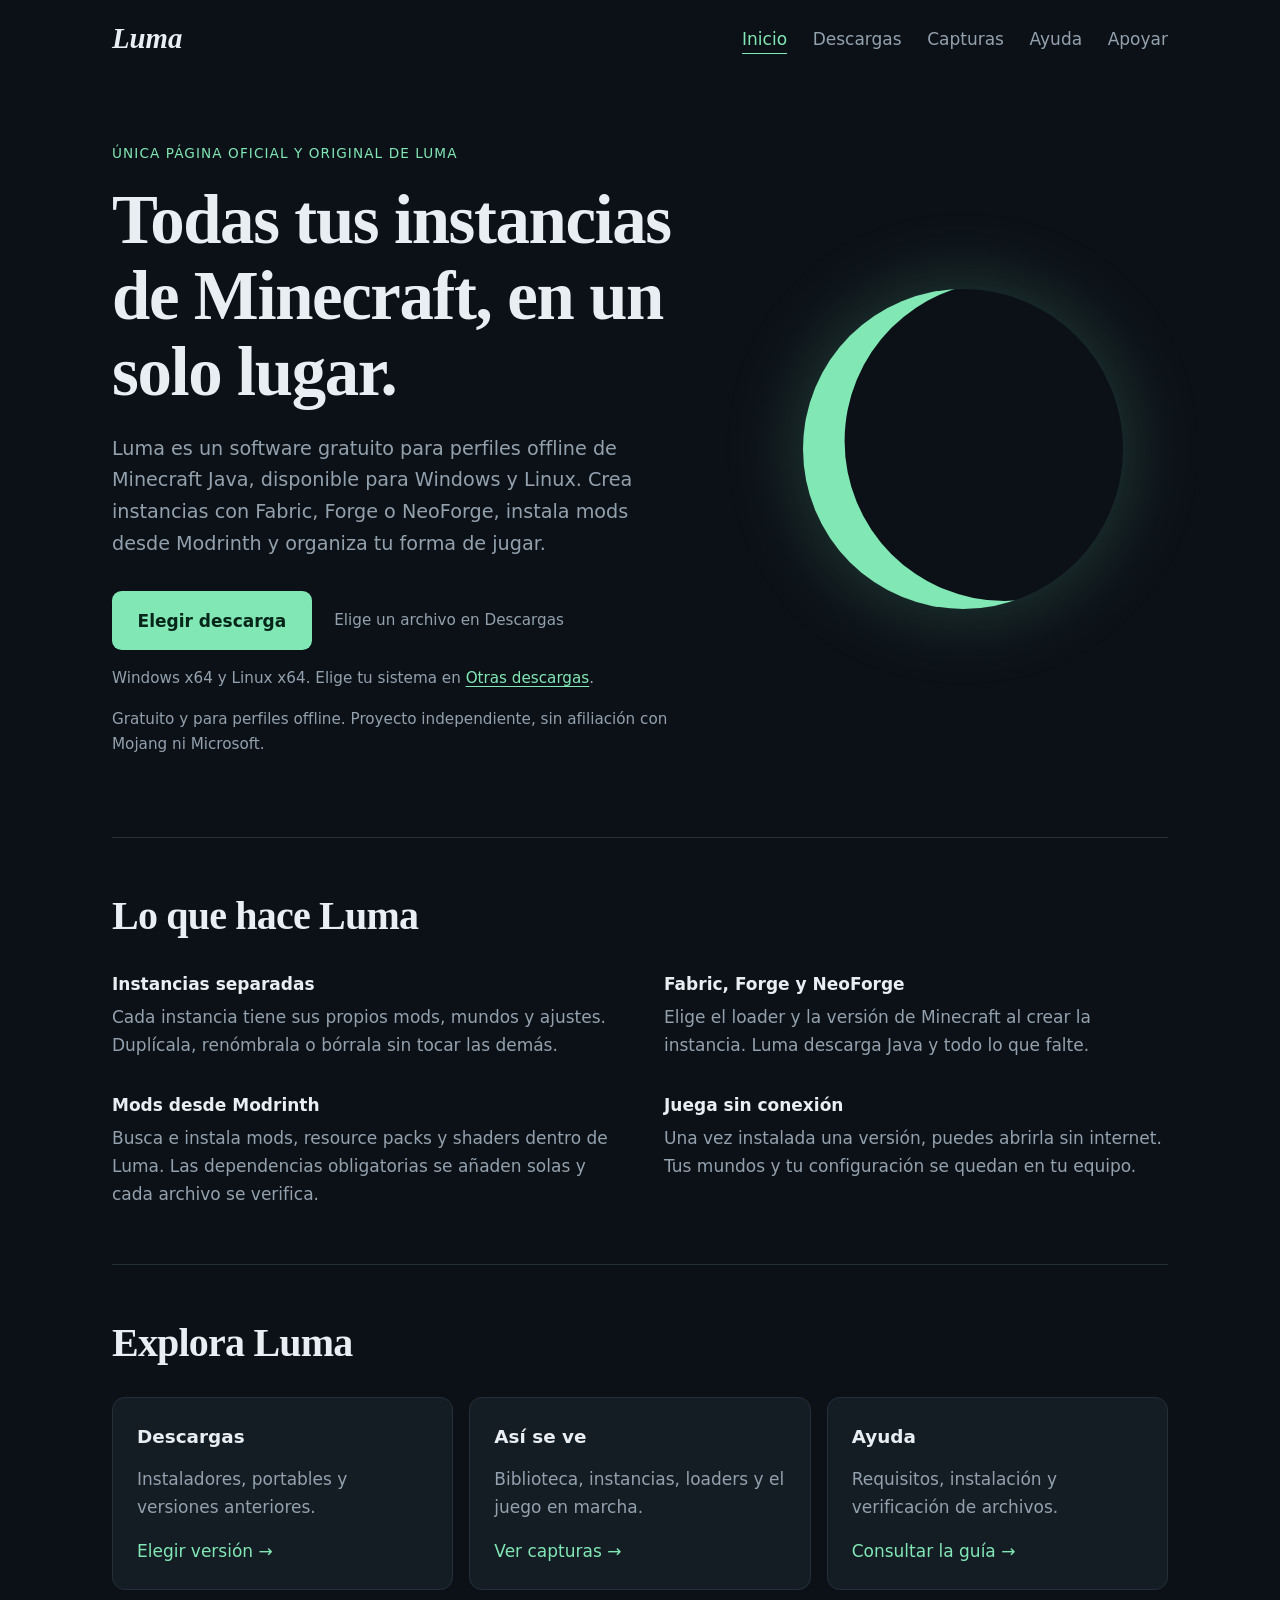
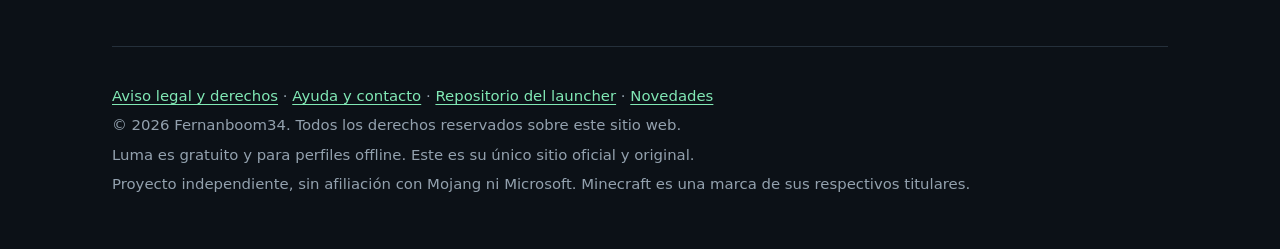
<file: index.html>
<!doctype html>
<html lang="es">
<head>
<meta charset="utf-8">
<meta name="viewport" content="width=device-width, initial-scale=1">
<title>Luma · Launcher gratuito para perfiles offline</title>
<meta name="description" content="Página oficial y original de Luma: launcher gratuito para perfiles offline de Minecraft Java en Windows y Linux.">
<meta name="color-scheme" content="dark">
<link rel="canonical" href="https://fernanboom34.github.io/">
<link rel="icon" href="data:image/svg+xml,%3Csvg xmlns='http://www.w3.org/2000/svg' viewBox='0 0 100 100'%3E%3Ctext y='.9em' font-size='90'%3E🌙%3C/text%3E%3C/svg%3E">
<link rel="stylesheet" href="style.css?v=4aa726f31f80">
<script src="app.js?v=5821ca4b508f" defer></script>
</head>
<body>
<div class="wrap">
  <header>
    <a class="brand" href="index.html" aria-label="Luma, inicio">Luma</a>
    <nav aria-label="Principal">
      <a href="index.html" aria-current="page">Inicio</a>
      <a href="descargas.html">Descargas</a>
      <a href="capturas.html">Capturas</a>
      <a href="ayuda.html">Ayuda</a>
      <a href="apoyar.html">Apoyar</a>
    </nav>
  </header>
  <main id="contenido">
    <section class="hero">
      <div>
        <p class="eyebrow">Única página oficial y original de Luma</p>
        <h1>Todas tus instancias de Minecraft, en un solo lugar.</h1>
        <p class="lead">Luma es un software gratuito para perfiles offline de Minecraft Java, disponible para Windows y Linux. Crea instancias con Fabric, Forge o NeoForge, instala mods desde Modrinth y organiza tu forma de jugar.</p>
        <div class="cta">
          <a class="btn" id="descargar" href="descargas.html#descargas">Elegir descarga</a>
          <span class="meta" id="version">Última versión estable</span>
        </div>
        <p class="fine" id="compatibilidad">Windows x64 y Linux x64. Elige tu sistema en <a href="descargas.html">Otras descargas</a>.</p>
        <p class="fine">Gratuito y para perfiles offline. Proyecto independiente, sin afiliación con Mojang ni Microsoft.</p>
      </div>
      <div class="moon" role="img" aria-label="Luna creciente, el símbolo de Luma"></div>
    </section>
    <section aria-labelledby="t-funciones">
      <h2 id="t-funciones">Lo que hace Luma</h2>
      <dl>
        <div><dt>Instancias separadas</dt><dd>Cada instancia tiene sus propios mods, mundos y ajustes. Duplícala, renómbrala o bórrala sin tocar las demás.</dd></div>
        <div><dt>Fabric, Forge y NeoForge</dt><dd>Elige el loader y la versión de Minecraft al crear la instancia. Luma descarga Java y todo lo que falte.</dd></div>
        <div><dt>Mods desde Modrinth</dt><dd>Busca e instala mods, resource packs y shaders dentro de Luma. Las dependencias obligatorias se añaden solas y cada archivo se verifica.</dd></div>
        <div><dt>Juega sin conexión</dt><dd>Una vez instalada una versión, puedes abrirla sin internet. Tus mundos y tu configuración se quedan en tu equipo.</dd></div>
      </dl>
    </section>
    <section class="explore" aria-labelledby="t-explorar">
      <h2 id="t-explorar">Explora Luma</h2>
      <div class="site-cards">
        <a href="descargas.html"><h3>Descargas</h3><p>Instaladores, portables y versiones anteriores.</p><span>Elegir versión →</span></a>
        <a href="capturas.html"><h3>Así se ve</h3><p>Biblioteca, instancias, loaders y el juego en marcha.</p><span>Ver capturas →</span></a>
        <a href="ayuda.html"><h3>Ayuda</h3><p>Requisitos, instalación y verificación de archivos.</p><span>Consultar la guía →</span></a>
      </div>
    </section>
  </main>
  <footer>
    <p><a href="aviso-legal.html">Aviso legal y derechos</a> · <a href="ayuda.html">Ayuda y contacto</a> · <a href="https://github.com/Fernanboom34/Launcher">Repositorio del launcher</a> · <a href="https://github.com/Fernanboom34/Launcher/releases/latest">Novedades</a></p>
    <p>© 2026 Fernanboom34. Todos los derechos reservados sobre este sitio web.</p>
    <p>Luma es gratuito y para perfiles offline. Este es su único sitio oficial y original.</p>
    <p>Proyecto independiente, sin afiliación con Mojang ni Microsoft. Minecraft es una marca de sus respectivos titulares.</p>
  </footer>
</div>
</body>
</html>
</file>
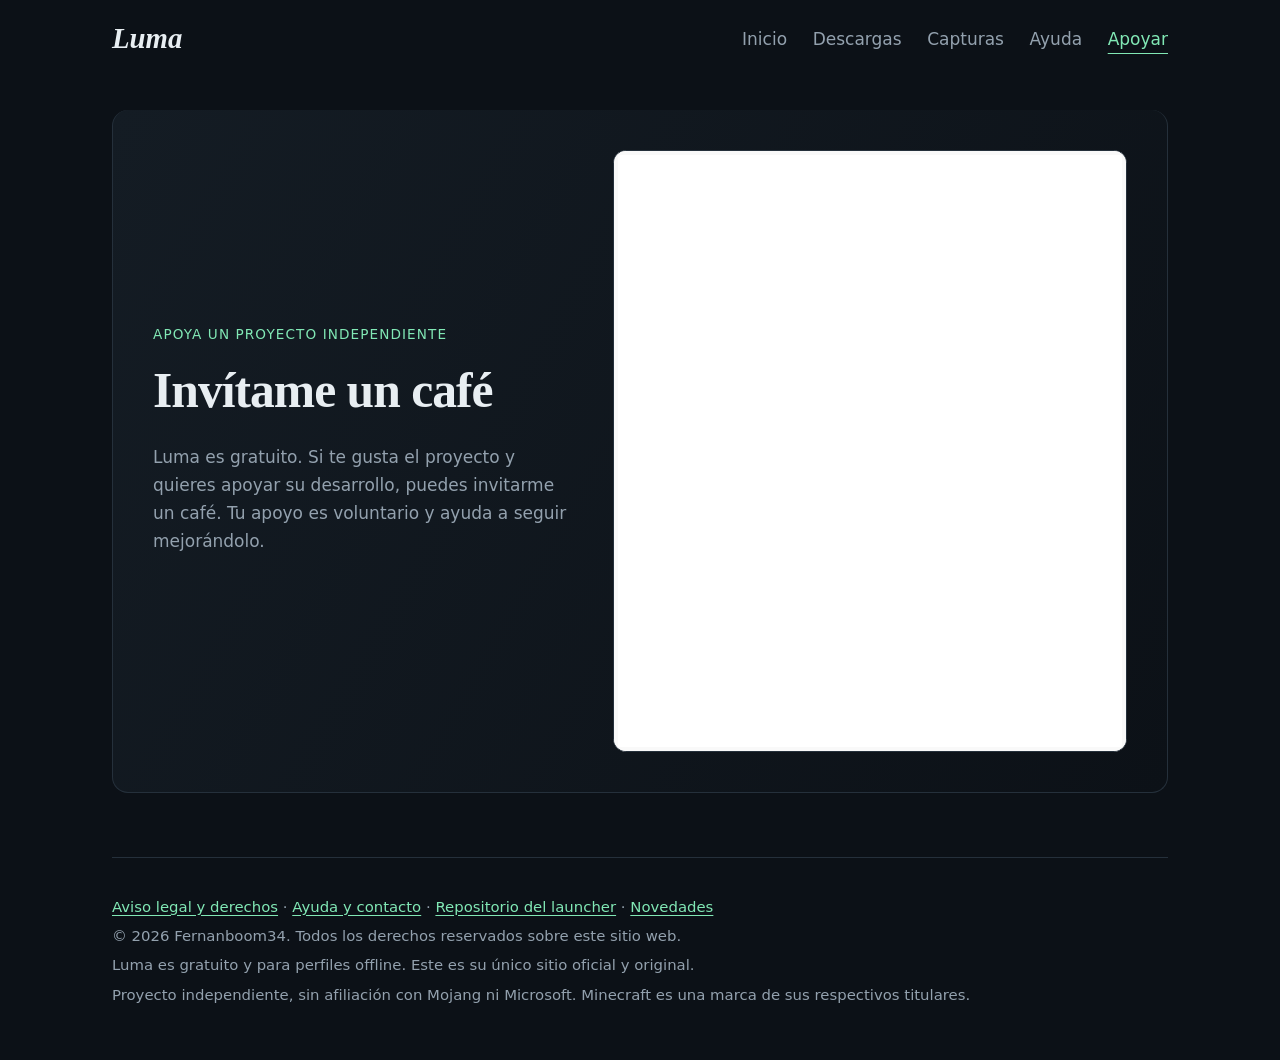
<file: apoyar.html>
<!doctype html>
<html lang="es">
<head>
<meta charset="utf-8">
<meta name="viewport" content="width=device-width, initial-scale=1">
<title>Apoyar el desarrollo · Luma</title>
<meta name="description" content="Apoya voluntariamente el desarrollo de Luma en Ko-fi. Luma sigue siendo gratuito.">
<meta name="color-scheme" content="dark">
<link rel="canonical" href="https://fernanboom34.github.io/apoyar.html">
<link rel="icon" href="data:image/svg+xml,%3Csvg xmlns='http://www.w3.org/2000/svg' viewBox='0 0 100 100'%3E%3Ctext y='.9em' font-size='90'%3E🌙%3C/text%3E%3C/svg%3E">
<link rel="stylesheet" href="style.css?v=4aa726f31f80">
</head>
<body>
<div class="wrap">
  <header>
    <a class="brand" href="index.html" aria-label="Luma, inicio">Luma</a>
    <nav aria-label="Principal">
      <a href="index.html">Inicio</a>
      <a href="descargas.html">Descargas</a>
      <a href="capturas.html">Capturas</a>
      <a href="ayuda.html">Ayuda</a>
      <a href="apoyar.html" aria-current="page">Apoyar</a>
    </nav>
  </header>
  <main id="contenido">
    <section id="apoyar" class="support" aria-labelledby="t-apoyar">
      <div class="support-intro">
        <p class="eyebrow">Apoya un proyecto independiente</p>
        <h1 id="t-apoyar">Invítame un café</h1>
        <p>Luma es gratuito. Si te gusta el proyecto y quieres apoyar su desarrollo, puedes invitarme un café. Tu apoyo es voluntario y ayuda a seguir mejorándolo.</p>
        <div class="support-widget">
          <script src="https://storage.ko-fi.com/cdn/widget/Widget_2.js"></script>
          <script>kofiwidget2.init('Apoyar en Ko-fi', '#81e8b5', 'N4N01US8X2'); kofiwidget2.draw();</script>
          <noscript><a class="btn" href="https://ko-fi.com/fernanboom34">Apoyar en Ko-fi</a></noscript>
        </div>
      </div>
      <div class="support-embed">
        <iframe id="kofiframe" src="https://ko-fi.com/fernanboom34/?hidefeed=true&amp;widget=true&amp;embed=true&amp;preview=true" height="600" loading="lazy" title="Apoyar el desarrollo de Luma en Ko-fi"></iframe>
      </div>
    </section>
  </main>
  <footer>
    <p><a href="aviso-legal.html">Aviso legal y derechos</a> · <a href="ayuda.html">Ayuda y contacto</a> · <a href="https://github.com/Fernanboom34/Launcher">Repositorio del launcher</a> · <a href="https://github.com/Fernanboom34/Launcher/releases/latest">Novedades</a></p>
    <p>© 2026 Fernanboom34. Todos los derechos reservados sobre este sitio web.</p>
    <p>Luma es gratuito y para perfiles offline. Este es su único sitio oficial y original.</p>
    <p>Proyecto independiente, sin afiliación con Mojang ni Microsoft. Minecraft es una marca de sus respectivos titulares.</p>
  </footer>
</div>
</body>
</html>
</file>
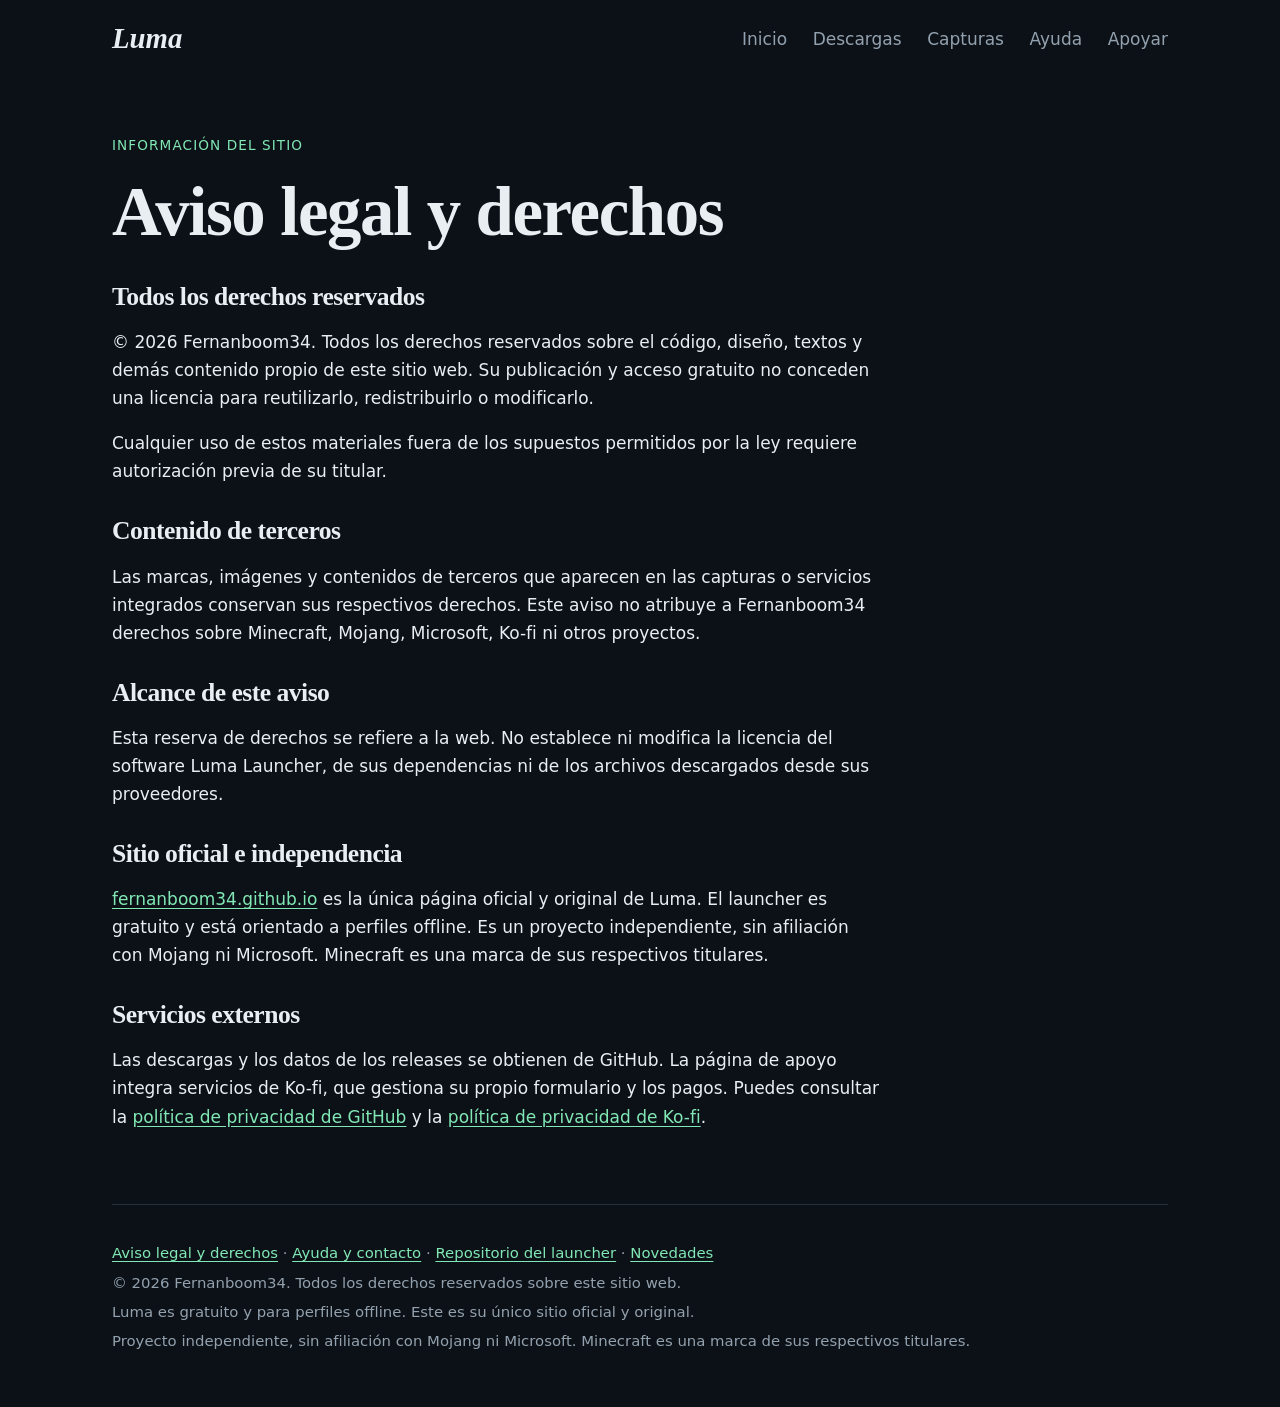
<file: aviso-legal.html>
<!doctype html>
<html lang="es">
<head>
<meta charset="utf-8">
<meta name="viewport" content="width=device-width, initial-scale=1">
<title>Aviso legal y derechos · Luma</title>
<meta name="description" content="Derechos reservados del sitio oficial de Luma e información sobre contenido y servicios de terceros.">
<meta name="color-scheme" content="dark">
<link rel="canonical" href="https://fernanboom34.github.io/aviso-legal.html">
<link rel="icon" href="data:image/svg+xml,%3Csvg xmlns='http://www.w3.org/2000/svg' viewBox='0 0 100 100'%3E%3Ctext y='.9em' font-size='90'%3E🌙%3C/text%3E%3C/svg%3E">
<link rel="stylesheet" href="style.css?v=4aa726f31f80">
</head>
<body>
<div class="wrap">
  <header>
    <a class="brand" href="index.html" aria-label="Luma, inicio">Luma</a>
    <nav aria-label="Principal">
      <a href="index.html">Inicio</a>
      <a href="descargas.html">Descargas</a>
      <a href="capturas.html">Capturas</a>
      <a href="ayuda.html">Ayuda</a>
      <a href="apoyar.html">Apoyar</a>
    </nav>
  </header>
  <main id="contenido">
    <section class="legal" aria-labelledby="t-legal">
      <p class="eyebrow">Información del sitio</p>
      <h1 id="t-legal">Aviso legal y derechos</h1>
      <h2>Todos los derechos reservados</h2>
      <p>© 2026 Fernanboom34. Todos los derechos reservados sobre el código, diseño, textos y demás contenido propio de este sitio web. Su publicación y acceso gratuito no conceden una licencia para reutilizarlo, redistribuirlo o modificarlo.</p>
      <p>Cualquier uso de estos materiales fuera de los supuestos permitidos por la ley requiere autorización previa de su titular.</p>
      <h2>Contenido de terceros</h2>
      <p>Las marcas, imágenes y contenidos de terceros que aparecen en las capturas o servicios integrados conservan sus respectivos derechos. Este aviso no atribuye a Fernanboom34 derechos sobre Minecraft, Mojang, Microsoft, Ko-fi ni otros proyectos.</p>
      <h2>Alcance de este aviso</h2>
      <p>Esta reserva de derechos se refiere a la web. No establece ni modifica la licencia del software Luma Launcher, de sus dependencias ni de los archivos descargados desde sus proveedores.</p>
      <h2>Sitio oficial e independencia</h2>
      <p><a href="https://fernanboom34.github.io/">fernanboom34.github.io</a> es la única página oficial y original de Luma. El launcher es gratuito y está orientado a perfiles offline. Es un proyecto independiente, sin afiliación con Mojang ni Microsoft. Minecraft es una marca de sus respectivos titulares.</p>
      <h2>Servicios externos</h2>
      <p>Las descargas y los datos de los releases se obtienen de GitHub. La página de apoyo integra servicios de Ko-fi, que gestiona su propio formulario y los pagos. Puedes consultar la <a href="https://docs.github.com/es/site-policy/privacy-policies/github-general-privacy-statement">política de privacidad de GitHub</a> y la <a href="https://ko-fi.com/home/privacy">política de privacidad de Ko-fi</a>.</p>
    </section>
  </main>
  <footer>
    <p><a href="aviso-legal.html" aria-current="page">Aviso legal y derechos</a> · <a href="ayuda.html">Ayuda y contacto</a> · <a href="https://github.com/Fernanboom34/Launcher">Repositorio del launcher</a> · <a href="https://github.com/Fernanboom34/Launcher/releases/latest">Novedades</a></p>
    <p>© 2026 Fernanboom34. Todos los derechos reservados sobre este sitio web.</p>
    <p>Luma es gratuito y para perfiles offline. Este es su único sitio oficial y original.</p>
    <p>Proyecto independiente, sin afiliación con Mojang ni Microsoft. Minecraft es una marca de sus respectivos titulares.</p>
  </footer>
</div>
</body>
</html>
</file>
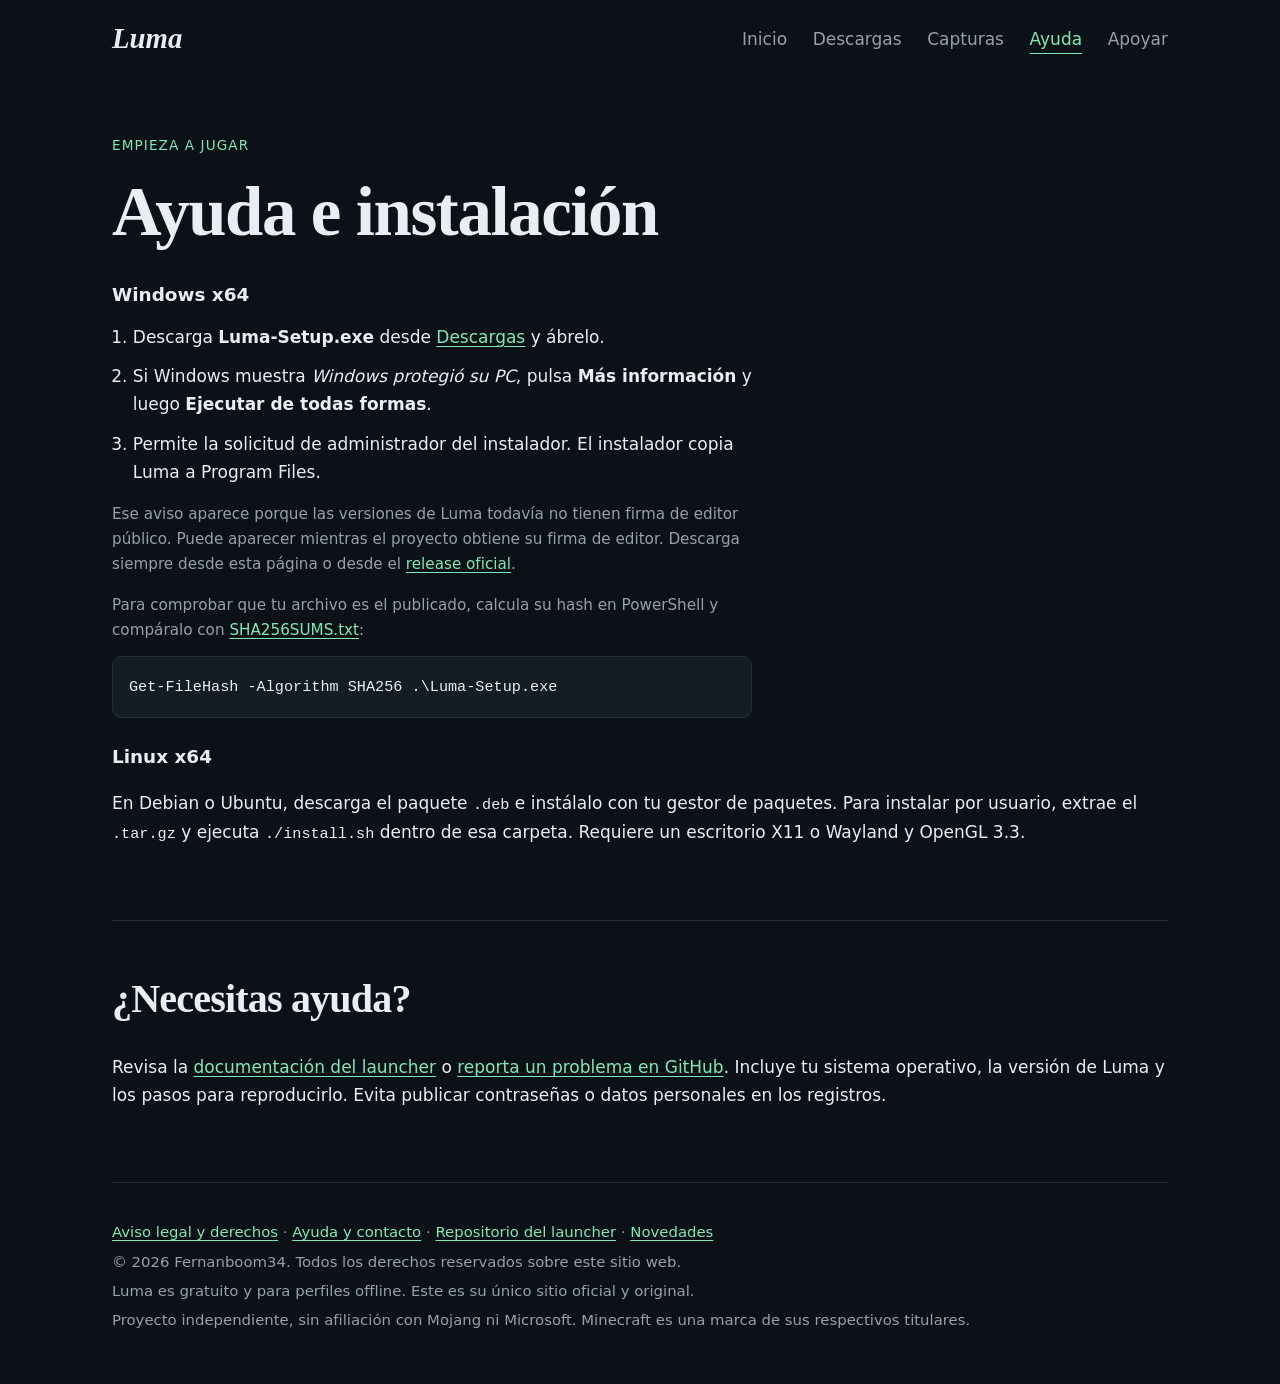
<file: ayuda.html>
<!doctype html>
<html lang="es">
<head>
<meta charset="utf-8">
<meta name="viewport" content="width=device-width, initial-scale=1">
<title>Ayuda e instalación · Luma</title>
<meta name="description" content="Requisitos, instalación en Windows y Linux, SmartScreen, comprobación SHA-256 y ayuda de Luma.">
<meta name="color-scheme" content="dark">
<link rel="canonical" href="https://fernanboom34.github.io/ayuda.html">
<link rel="icon" href="data:image/svg+xml,%3Csvg xmlns='http://www.w3.org/2000/svg' viewBox='0 0 100 100'%3E%3Ctext y='.9em' font-size='90'%3E🌙%3C/text%3E%3C/svg%3E">
<link rel="stylesheet" href="style.css?v=4aa726f31f80">
</head>
<body>
<div class="wrap">
  <header>
    <a class="brand" href="index.html" aria-label="Luma, inicio">Luma</a>
    <nav aria-label="Principal">
      <a href="index.html">Inicio</a>
      <a href="descargas.html">Descargas</a>
      <a href="capturas.html">Capturas</a>
      <a href="ayuda.html" aria-current="page">Ayuda</a>
      <a href="apoyar.html">Apoyar</a>
    </nav>
  </header>
  <main id="contenido">
    <section id="instalar" aria-labelledby="t-instalar">
      <p class="eyebrow">Empieza a jugar</p>
      <h1 id="t-instalar">Ayuda e instalación</h1>
      <h3>Windows x64</h3>
      <ol>
        <li>Descarga <strong>Luma-Setup.exe</strong> desde <a href="descargas.html">Descargas</a> y ábrelo.</li>
        <li>Si Windows muestra <em>Windows protegió su PC</em>, pulsa <strong>Más información</strong> y luego <strong>Ejecutar de todas formas</strong>.</li>
        <li>Permite la solicitud de administrador del instalador. El instalador copia Luma a Program Files.</li>
      </ol>
      <p class="fine">Ese aviso aparece porque las versiones de Luma todavía no tienen firma de editor público. Puede aparecer mientras el proyecto obtiene su firma de editor. Descarga siempre desde esta página o desde el <a href="https://github.com/Fernanboom34/Launcher/releases/latest">release oficial</a>.</p>
      <p class="fine">Para comprobar que tu archivo es el publicado, calcula su hash en PowerShell y compáralo con <a href="https://github.com/Fernanboom34/Launcher/releases/latest/download/SHA256SUMS.txt">SHA256SUMS.txt</a>:</p>
      <pre><code>Get-FileHash -Algorithm SHA256 .\Luma-Setup.exe</code></pre>
      <h3>Linux x64</h3>
      <p>En Debian o Ubuntu, descarga el paquete <code>.deb</code> e instálalo con tu gestor de paquetes. Para instalar por usuario, extrae el <code>.tar.gz</code> y ejecuta <code>./install.sh</code> dentro de esa carpeta. Requiere un escritorio X11 o Wayland y OpenGL 3.3.</p>
    </section>
    <section aria-labelledby="t-problemas">
      <h2 id="t-problemas">¿Necesitas ayuda?</h2>
      <p>Revisa la <a href="https://github.com/Fernanboom34/Launcher#readme">documentación del launcher</a> o <a href="https://github.com/Fernanboom34/Launcher/issues">reporta un problema en GitHub</a>. Incluye tu sistema operativo, la versión de Luma y los pasos para reproducirlo. Evita publicar contraseñas o datos personales en los registros.</p>
    </section>
  </main>
  <footer>
    <p><a href="aviso-legal.html">Aviso legal y derechos</a> · <a href="ayuda.html">Ayuda y contacto</a> · <a href="https://github.com/Fernanboom34/Launcher">Repositorio del launcher</a> · <a href="https://github.com/Fernanboom34/Launcher/releases/latest">Novedades</a></p>
    <p>© 2026 Fernanboom34. Todos los derechos reservados sobre este sitio web.</p>
    <p>Luma es gratuito y para perfiles offline. Este es su único sitio oficial y original.</p>
    <p>Proyecto independiente, sin afiliación con Mojang ni Microsoft. Minecraft es una marca de sus respectivos titulares.</p>
  </footer>
</div>
</body>
</html>
</file>
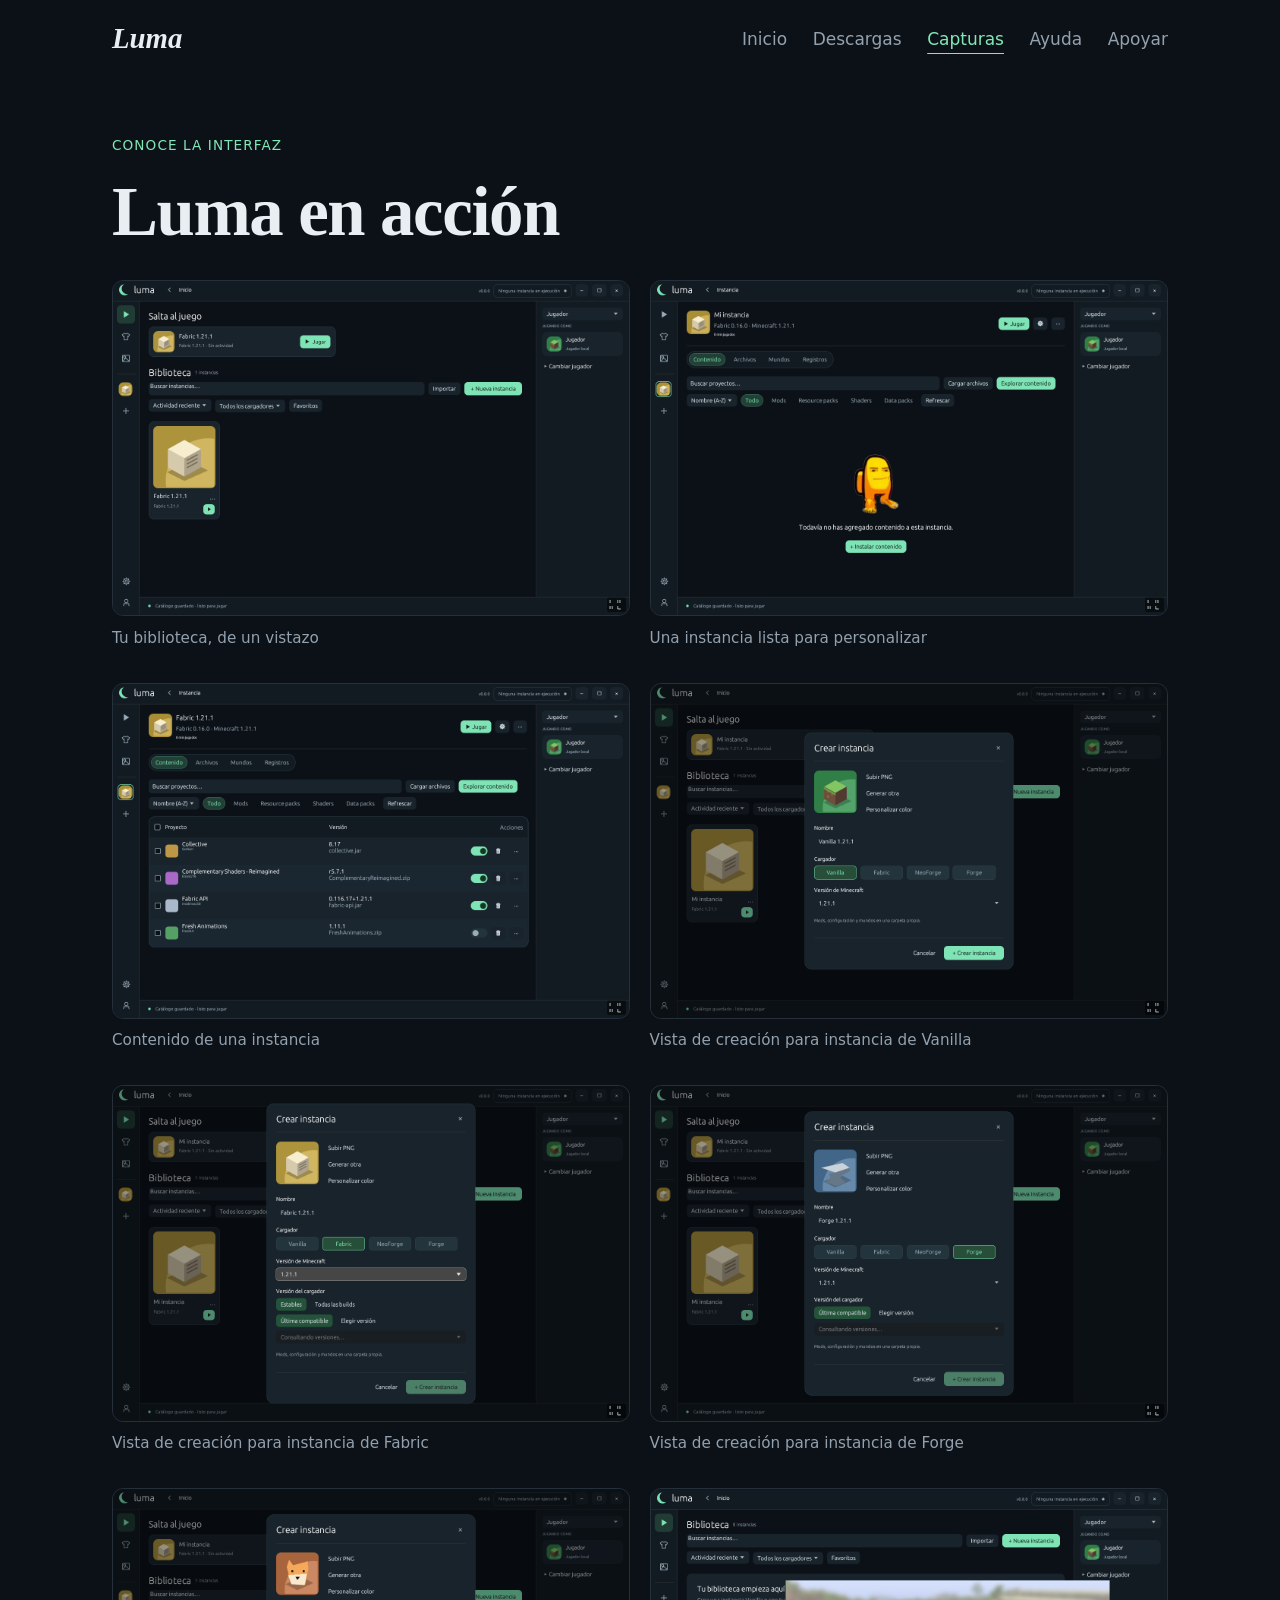
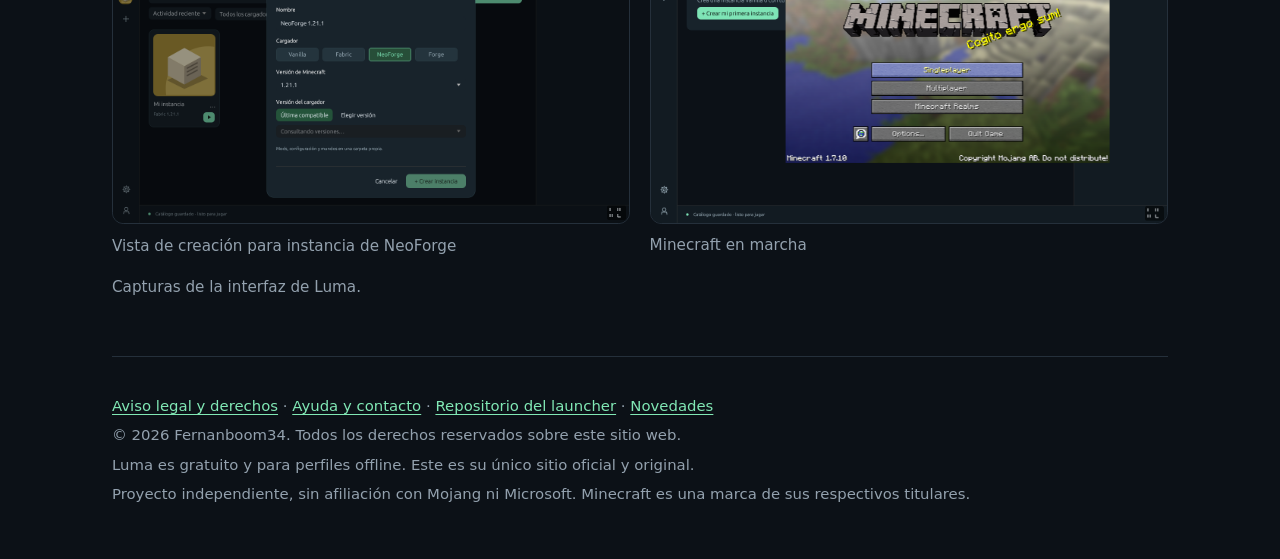
<file: capturas.html>
<!doctype html>
<html lang="es">
<head>
<meta charset="utf-8">
<meta name="viewport" content="width=device-width, initial-scale=1">
<title>Capturas · Luma</title>
<meta name="description" content="Conoce Luma en imágenes: biblioteca, instancias, creación con cada loader y el juego en marcha.">
<meta name="color-scheme" content="dark">
<link rel="canonical" href="https://fernanboom34.github.io/capturas.html">
<link rel="icon" href="data:image/svg+xml,%3Csvg xmlns='http://www.w3.org/2000/svg' viewBox='0 0 100 100'%3E%3Ctext y='.9em' font-size='90'%3E🌙%3C/text%3E%3C/svg%3E">
<link rel="stylesheet" href="style.css?v=4aa726f31f80">
</head>
<body>
<div class="wrap">
  <header>
    <a class="brand" href="index.html" aria-label="Luma, inicio">Luma</a>
    <nav aria-label="Principal">
      <a href="index.html">Inicio</a>
      <a href="descargas.html">Descargas</a>
      <a href="capturas.html" aria-current="page">Capturas</a>
      <a href="ayuda.html">Ayuda</a>
      <a href="apoyar.html">Apoyar</a>
    </nav>
  </header>
  <main id="contenido">
    <section id="capturas" aria-labelledby="t-capturas">
      <p class="eyebrow">Conoce la interfaz</p>
      <h1 id="t-capturas">Luma en acción</h1>
      <div class="shots">
        <figure><a href="assets/inicio.png"><img loading="lazy" src="assets/inicio.png" alt="Página de inicio de Luma" width="1360" height="880"></a><figcaption>Tu biblioteca, de un vistazo</figcaption></figure>
        <figure><a href="assets/vacia.png"><img loading="lazy" src="assets/vacia.png" alt="Instancia vacía de Luma" width="1360" height="880"></a><figcaption>Una instancia lista para personalizar</figcaption></figure>
        <figure><a href="assets/mods.png"><img loading="lazy" src="assets/mods.png" alt="Instancia de Luma con unos pocos mods de ejemplo" width="1360" height="880"></a><figcaption>Contenido de una instancia</figcaption></figure>
        <figure><a href="assets/crear-vanilla.png"><img loading="lazy" src="assets/crear-vanilla.png" alt="Creación de una instancia Vanilla" width="1360" height="880"></a><figcaption>Vista de creación para instancia de Vanilla</figcaption></figure>
        <figure><a href="assets/crear-fabric.png"><img loading="lazy" src="assets/crear-fabric.png" alt="Creación de una instancia Fabric" width="1360" height="880"></a><figcaption>Vista de creación para instancia de Fabric</figcaption></figure>
        <figure><a href="assets/crear-forge.png"><img loading="lazy" src="assets/crear-forge.png" alt="Creación de una instancia Forge" width="1360" height="880"></a><figcaption>Vista de creación para instancia de Forge</figcaption></figure>
        <figure><a href="assets/crear-neoforge.png"><img loading="lazy" src="assets/crear-neoforge.png" alt="Creación de una instancia NeoForge" width="1360" height="880"></a><figcaption>Vista de creación para instancia de NeoForge</figcaption></figure>
        <figure><a class="game-capture" href="assets/jugando.png"><img loading="lazy" src="assets/jugando.png" alt="Menú principal real de Minecraft 1.7.10 con Luma visible al fondo" width="1600" height="1000"></a><figcaption>Minecraft en marcha</figcaption></figure>
      </div>
      <p class="fine">Capturas de la interfaz de Luma.</p>
    </section>
  </main>
  <footer>
    <p><a href="aviso-legal.html">Aviso legal y derechos</a> · <a href="ayuda.html">Ayuda y contacto</a> · <a href="https://github.com/Fernanboom34/Launcher">Repositorio del launcher</a> · <a href="https://github.com/Fernanboom34/Launcher/releases/latest">Novedades</a></p>
    <p>© 2026 Fernanboom34. Todos los derechos reservados sobre este sitio web.</p>
    <p>Luma es gratuito y para perfiles offline. Este es su único sitio oficial y original.</p>
    <p>Proyecto independiente, sin afiliación con Mojang ni Microsoft. Minecraft es una marca de sus respectivos titulares.</p>
  </footer>
</div>
</body>
</html>
</file>
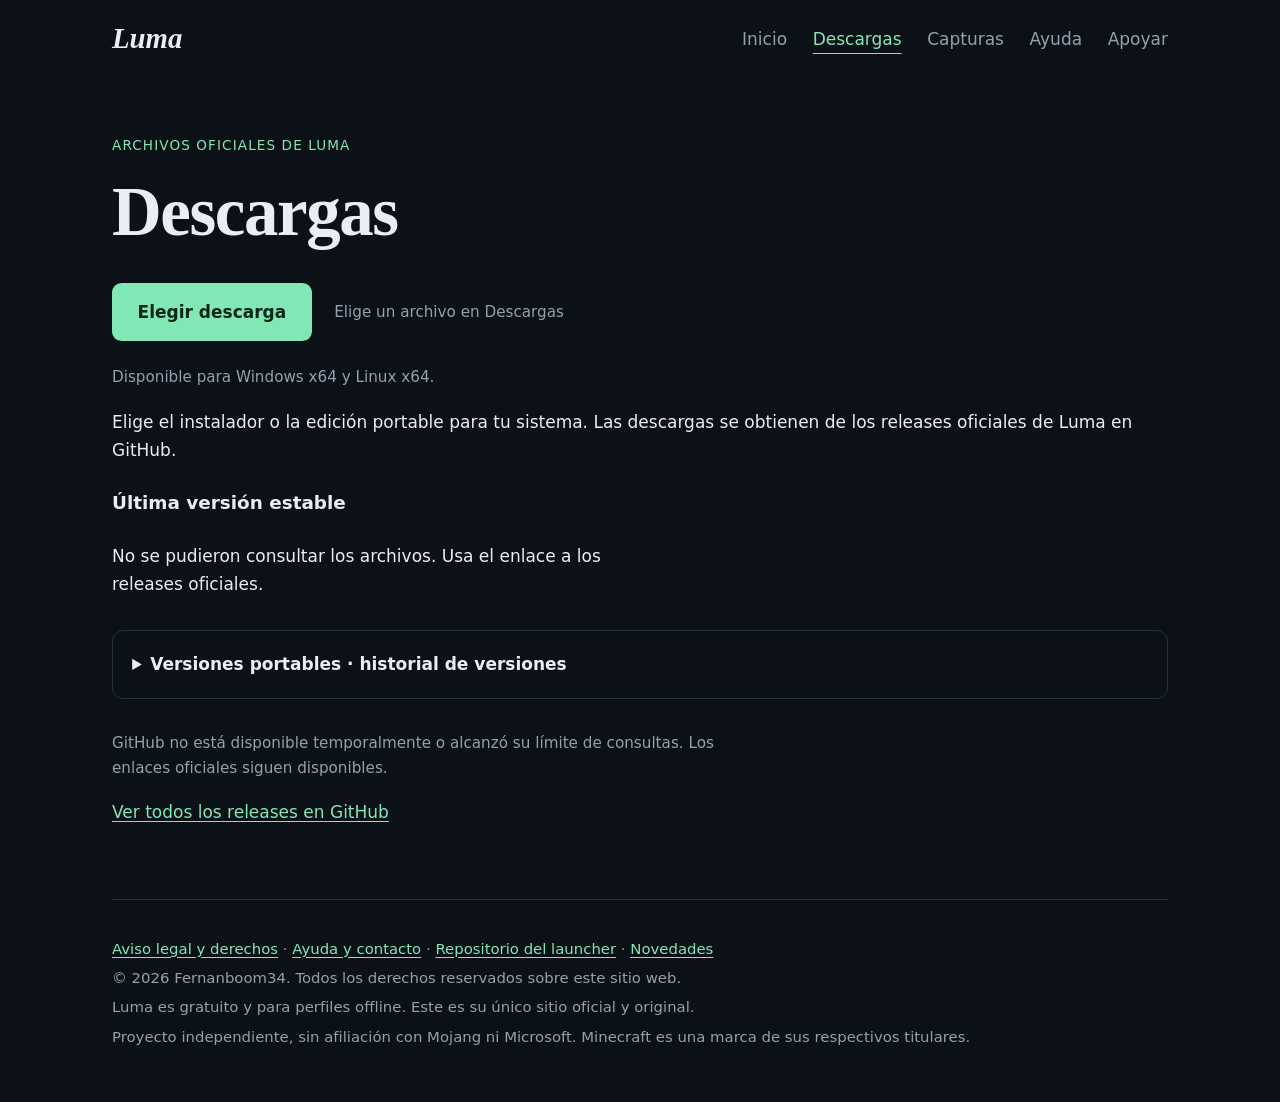
<file: descargas.html>
<!doctype html>
<html lang="es">
<head>
<meta charset="utf-8">
<meta name="viewport" content="width=device-width, initial-scale=1">
<title>Descargas · Luma</title>
<meta name="description" content="Descarga Luma para Windows y Linux. Instaladores, portables e historial de versiones oficiales.">
<meta name="color-scheme" content="dark">
<link rel="canonical" href="https://fernanboom34.github.io/descargas.html">
<link rel="icon" href="data:image/svg+xml,%3Csvg xmlns='http://www.w3.org/2000/svg' viewBox='0 0 100 100'%3E%3Ctext y='.9em' font-size='90'%3E🌙%3C/text%3E%3C/svg%3E">
<link rel="stylesheet" href="style.css?v=4aa726f31f80">
<script src="app.js?v=5821ca4b508f" defer></script>
</head>
<body>
<div class="wrap">
  <header>
    <a class="brand" href="index.html" aria-label="Luma, inicio">Luma</a>
    <nav aria-label="Principal">
      <a href="index.html">Inicio</a>
      <a href="descargas.html" aria-current="page">Descargas</a>
      <a href="capturas.html">Capturas</a>
      <a href="ayuda.html">Ayuda</a>
      <a href="apoyar.html">Apoyar</a>
    </nav>
  </header>
  <main id="contenido">
    <section id="descargas" aria-labelledby="t-descargas">
      <p class="eyebrow">Archivos oficiales de Luma</p>
      <h1 id="t-descargas">Descargas</h1>
      <div class="cta page-cta">
        <a class="btn" id="descargar" href="descargas.html#descargas">Elegir descarga</a>
        <span class="meta" id="version">Última versión estable</span>
      </div>
      <p class="fine" id="compatibilidad">Disponible para Windows x64 y Linux x64.</p>
      <p>Elige el instalador o la edición portable para tu sistema. Las descargas se obtienen de los releases oficiales de Luma en GitHub.</p>
      <h3>Última versión estable</h3>
      <div id="descargas-estables" class="download-grid" aria-live="polite"><p>Cargando archivos…</p></div>
      <details><summary>Versiones portables · historial de versiones</summary>
        <label class="preview-toggle"><input type="checkbox" id="incluir-previas"> Mostrar también versiones preliminares</label>
        <div id="historial" aria-live="polite"><p>Cargando versiones…</p></div>
      </details>
      <p id="estado-descargas" class="fine" role="status"></p>
      <p><a href="https://github.com/Fernanboom34/Launcher/releases">Ver todos los releases en GitHub</a></p>
      <noscript>Activa JavaScript para detectar tu sistema y ver los archivos aquí, o elige una versión en GitHub.</noscript>
    </section>
  </main>
  <footer>
    <p><a href="aviso-legal.html">Aviso legal y derechos</a> · <a href="ayuda.html">Ayuda y contacto</a> · <a href="https://github.com/Fernanboom34/Launcher">Repositorio del launcher</a> · <a href="https://github.com/Fernanboom34/Launcher/releases/latest">Novedades</a></p>
    <p>© 2026 Fernanboom34. Todos los derechos reservados sobre este sitio web.</p>
    <p>Luma es gratuito y para perfiles offline. Este es su único sitio oficial y original.</p>
    <p>Proyecto independiente, sin afiliación con Mojang ni Microsoft. Minecraft es una marca de sus respectivos titulares.</p>
  </footer>
</div>
</body>
</html>
</file>
<file: style.css>
:root{--noche:#0c1117;--panel:#141c24;--linea:#25303b;--bruma:#e8eef2;--plata:#93a1ae;--menta:#81e8b5;--tinta:#06261a;color-scheme:dark}
*{box-sizing:border-box}
html{scroll-behavior:smooth}
body{margin:0;background:var(--noche);color:var(--bruma);font:1.0625rem/1.65 system-ui,"Segoe UI",sans-serif}
a{color:var(--menta);text-underline-offset:.2em}
:focus-visible{outline:2px solid var(--menta);outline-offset:3px;border-radius:4px}
.wrap{width:min(66rem,100% - 2.5rem);margin-inline:auto}
header{display:flex;justify-content:space-between;align-items:center;padding:1.4rem 0}
.brand{font:italic 600 1.8rem Georgia,serif;color:var(--bruma);text-decoration:none}
nav{display:flex;gap:1.6rem}
nav a{color:var(--plata);text-decoration:none}
nav a:hover{color:var(--bruma)}
h1,h2{font-family:"Iowan Old Style","Palatino Linotype",Palatino,Georgia,serif;font-weight:600;letter-spacing:-.02em;line-height:1.1;margin:0}
h1{font-size:clamp(2.5rem,6vw,4.3rem)}
h2{font-size:clamp(1.8rem,4vw,2.5rem);margin-bottom:2rem}
.hero{display:grid;grid-template-columns:1.2fr .8fr;align-items:center;gap:2rem;padding:4rem 0 5rem}
.lead{max-width:34rem;color:var(--plata);font-size:1.2rem;margin:1.4rem 0 2rem}
.cta{display:flex;flex-wrap:wrap;align-items:center;gap:1rem 1.4rem}
.btn{background:var(--menta);color:var(--tinta);font-weight:700;padding:.95rem 1.6rem;border-radius:.6rem;text-decoration:none;transition:transform .15s}
.btn:hover{transform:translateY(-2px)}
.meta{color:var(--plata);font-size:.95rem}
.fine{color:var(--plata);font-size:.95rem;margin:1rem 0 0;max-width:40rem}
.moon{justify-self:center;width:min(20rem,70vw);aspect-ratio:1;border-radius:50%;box-shadow:inset 2.6rem -.5rem 0 0 var(--menta),0 0 5rem rgba(129,232,181,.22);animation:sube 1.4s cubic-bezier(.2,.7,.2,1) both}
@keyframes sube{from{opacity:0;transform:translateY(2.5rem)}}
section{padding:3.5rem 0;border-top:1px solid var(--linea)}
section.hero{border-top:0}
dl{display:grid;grid-template-columns:repeat(2,1fr);gap:2rem 3rem;margin:0}
dt{font-weight:650;margin-bottom:.3rem}
dd{margin:0;color:var(--plata)}
.shots{display:grid;grid-template-columns:repeat(auto-fit,minmax(15rem,1fr));gap:1.2rem}
figure{margin:0}
figcaption{color:var(--plata);font-size:.95rem;margin-top:.6rem}
ol{padding-left:1.3rem;max-width:40rem;margin:0}
li{margin-bottom:.7rem}
pre{background:var(--panel);border:1px solid var(--linea);border-radius:.6rem;padding:1rem;overflow-x:auto;max-width:40rem;margin:.8rem 0 0}
code{font-family:ui-monospace,Consolas,monospace;font-size:.95rem}
footer{border-top:1px solid var(--linea);padding:2rem 0 3rem;color:var(--plata);font-size:.93rem}
footer p{margin:.3rem 0}
@media (max-width:760px){.hero{grid-template-columns:1fr;padding-top:1.5rem}.moon{order:-1;width:10rem;justify-self:start}dl{grid-template-columns:1fr}}
@media (prefers-reduced-motion:reduce){.moon{animation:none}.btn{transition:none}html{scroll-behavior:auto}}
.eyebrow{color:var(--menta);font-size:.85rem;letter-spacing:.08em;text-transform:uppercase;margin:0 0 1.2rem}
nav{flex-wrap:wrap;justify-content:flex-end}
.shots{grid-template-columns:repeat(2,minmax(0,1fr));gap:2rem 1.2rem}
.shots img{display:block;width:100%;height:auto;border:1px solid var(--linea);border-radius:.7rem;transition:transform .2s}
.shots a:hover img{transform:translateY(-3px)}
.download-grid{display:grid;grid-template-columns:repeat(2,minmax(0,1fr));gap:.8rem;margin:1.5rem 0}
.download-link{display:inline-block;padding:.8rem 1rem;background:var(--panel);border:1px solid var(--linea);border-radius:.5rem;text-decoration:none;margin:.25rem .5rem .25rem 0}
.download-link:hover{border-color:var(--menta)}
details{border:1px solid var(--linea);border-radius:.7rem;padding:1.2rem;margin:2rem 0}
summary{cursor:pointer;font-weight:650}
.preview-toggle{display:block;margin:1.5rem 0;color:var(--plata)}
#historial article{border-top:1px solid var(--linea);padding:1rem 0}
h3{font-size:1.15rem;margin:1.5rem 0 .8rem}
.support{background:linear-gradient(120deg,var(--panel),var(--noche));border:1px solid var(--linea);border-radius:1rem;padding:2.5rem;margin:2rem 0 4rem}
.support .btn{display:inline-block;margin-top:.7rem}
@media(max-width:600px){header{gap:1rem;align-items:start}nav{gap:.7rem;font-size:.9rem}.shots,.download-grid{grid-template-columns:1fr}.support{padding:1.5rem}}

/* Encuadra las ventanas del launcher y el juego, sin los márgenes del escritorio. */
.shots .game-capture{display:block;position:relative;aspect-ratio:1360/880;overflow:hidden;border:1px solid var(--linea);border-radius:.7rem}
.shots .game-capture img{position:absolute;width:117.647059%;max-width:none;height:auto;left:-7.352941%;top:-4.545455%;border:0;border-radius:0;transition:none}
.shots .game-capture:hover img{transform:none}

.support{display:grid;grid-template-columns:minmax(0,.9fr) minmax(0,1.1fr);gap:2.5rem;align-items:center}
.support-intro{padding-top:0}
.support-intro h2{margin-bottom:1.5rem}
.support-intro p:not(.eyebrow){color:var(--plata)}
.support-embed{min-width:0;overflow:hidden;border-radius:.8rem;background:#f9f9f9;border:1px solid var(--linea)}
.support-embed iframe{display:block;border:0;width:100%;padding:4px;background:#f9f9f9}
.support-widget{margin-top:1.5rem}
.support-widget .kofi-button{box-shadow:none!important;border-radius:.6rem!important}
@media(max-width:760px){.support{grid-template-columns:minmax(0,1fr);gap:2rem;padding:1.25rem}.support-intro{padding-top:0}}
.support-widget .kofitext{color:var(--tinta)!important;text-shadow:none}
@media(prefers-reduced-motion:reduce){.support-widget .kofiimg{animation:none!important}}

/* Navegación compartida del sitio. */
nav a[aria-current="page"]{color:var(--menta);text-decoration:underline;text-underline-offset:.5rem}
main>section:first-child{border-top:0}
main>section>h1{margin-bottom:1.8rem}
.page-cta{margin:2rem 0 1.5rem}
.site-cards{display:grid;grid-template-columns:repeat(3,minmax(0,1fr));gap:1rem}
.site-cards>a{display:block;background:var(--panel);border:1px solid var(--linea);border-radius:.8rem;padding:1.5rem;text-decoration:none}
.site-cards>a:hover{border-color:var(--menta)}
.site-cards h3{color:var(--bruma);margin:0 0 .8rem}
.site-cards p{color:var(--plata);margin:0 0 1rem}
.legal{max-width:48rem}
.legal h2{font-size:1.6rem;margin:2rem 0 1rem}
.support-intro h1{font-size:clamp(2.3rem,4vw,3.1rem);margin-bottom:1.5rem}
@media(max-width:760px){header{flex-direction:column;align-items:flex-start;gap:.8rem}nav{justify-content:flex-start;gap:.8rem 1.2rem}.site-cards{grid-template-columns:1fr}}
</file>
